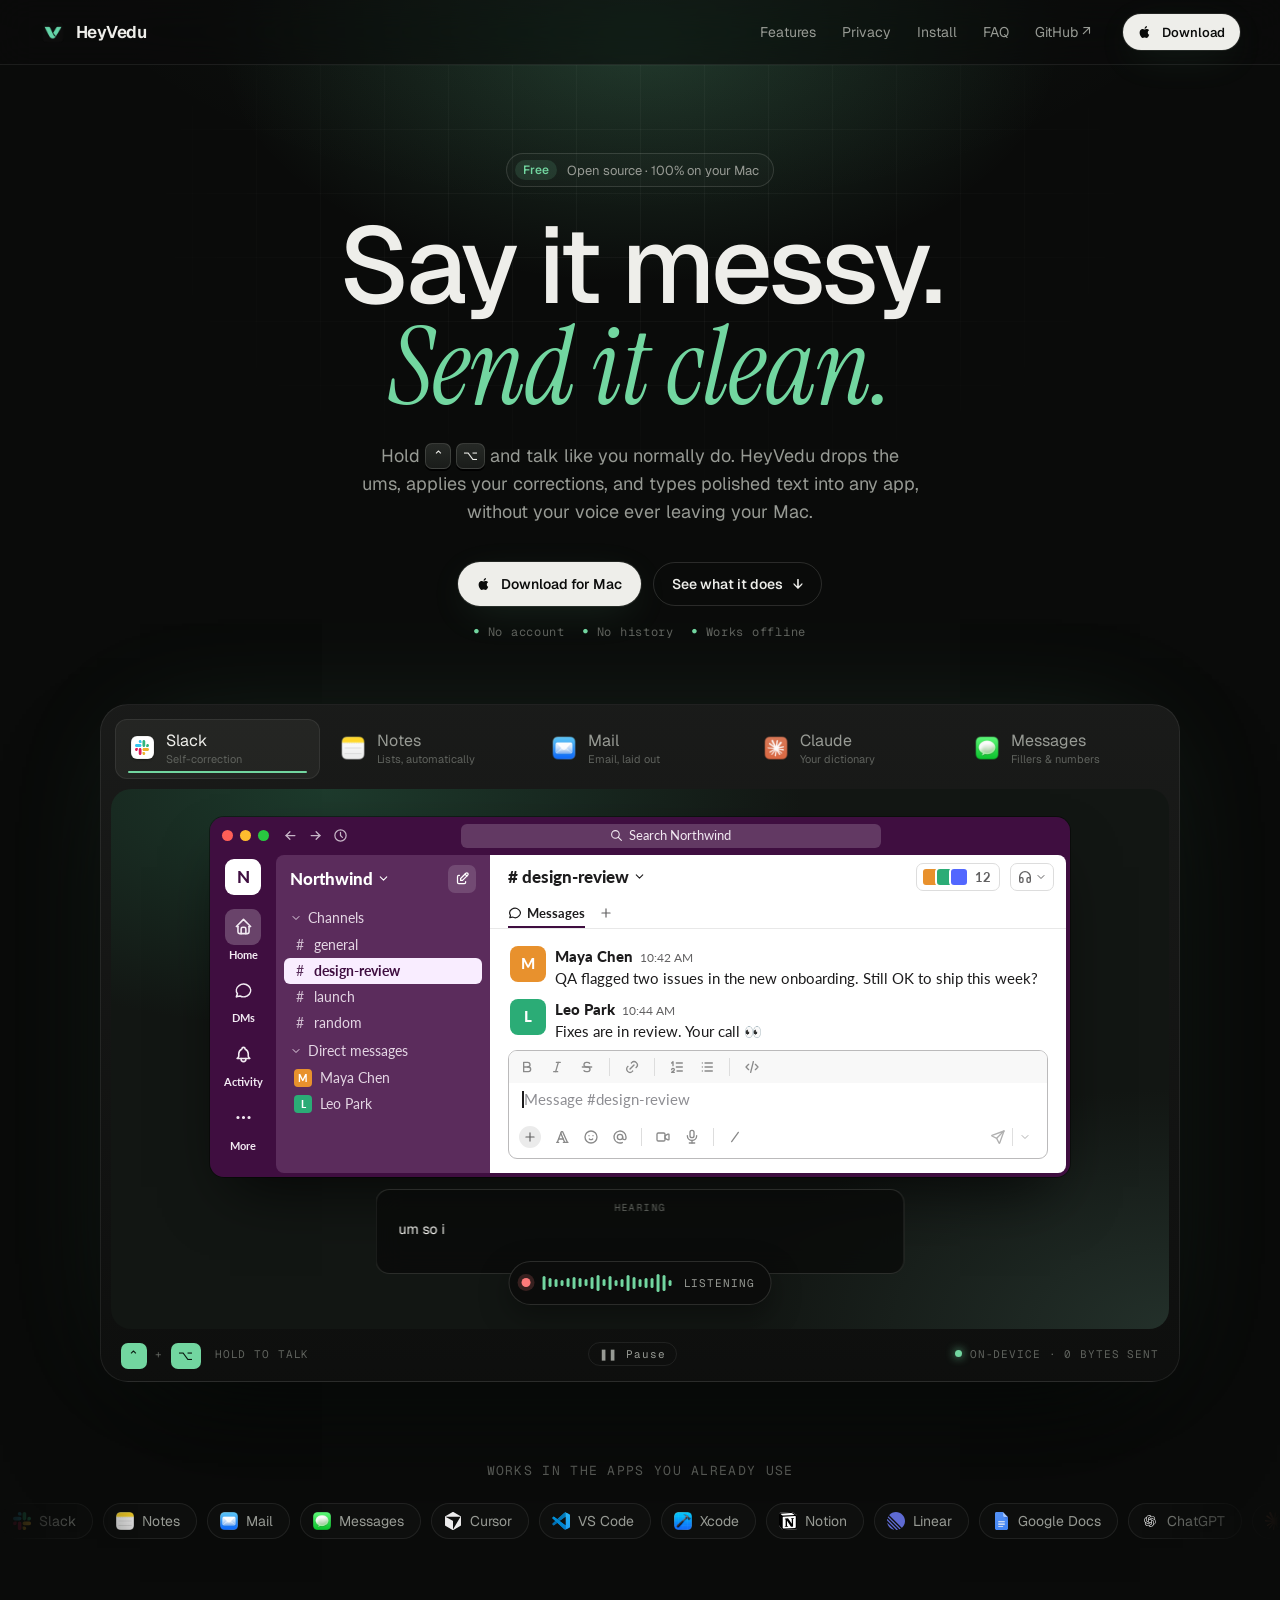
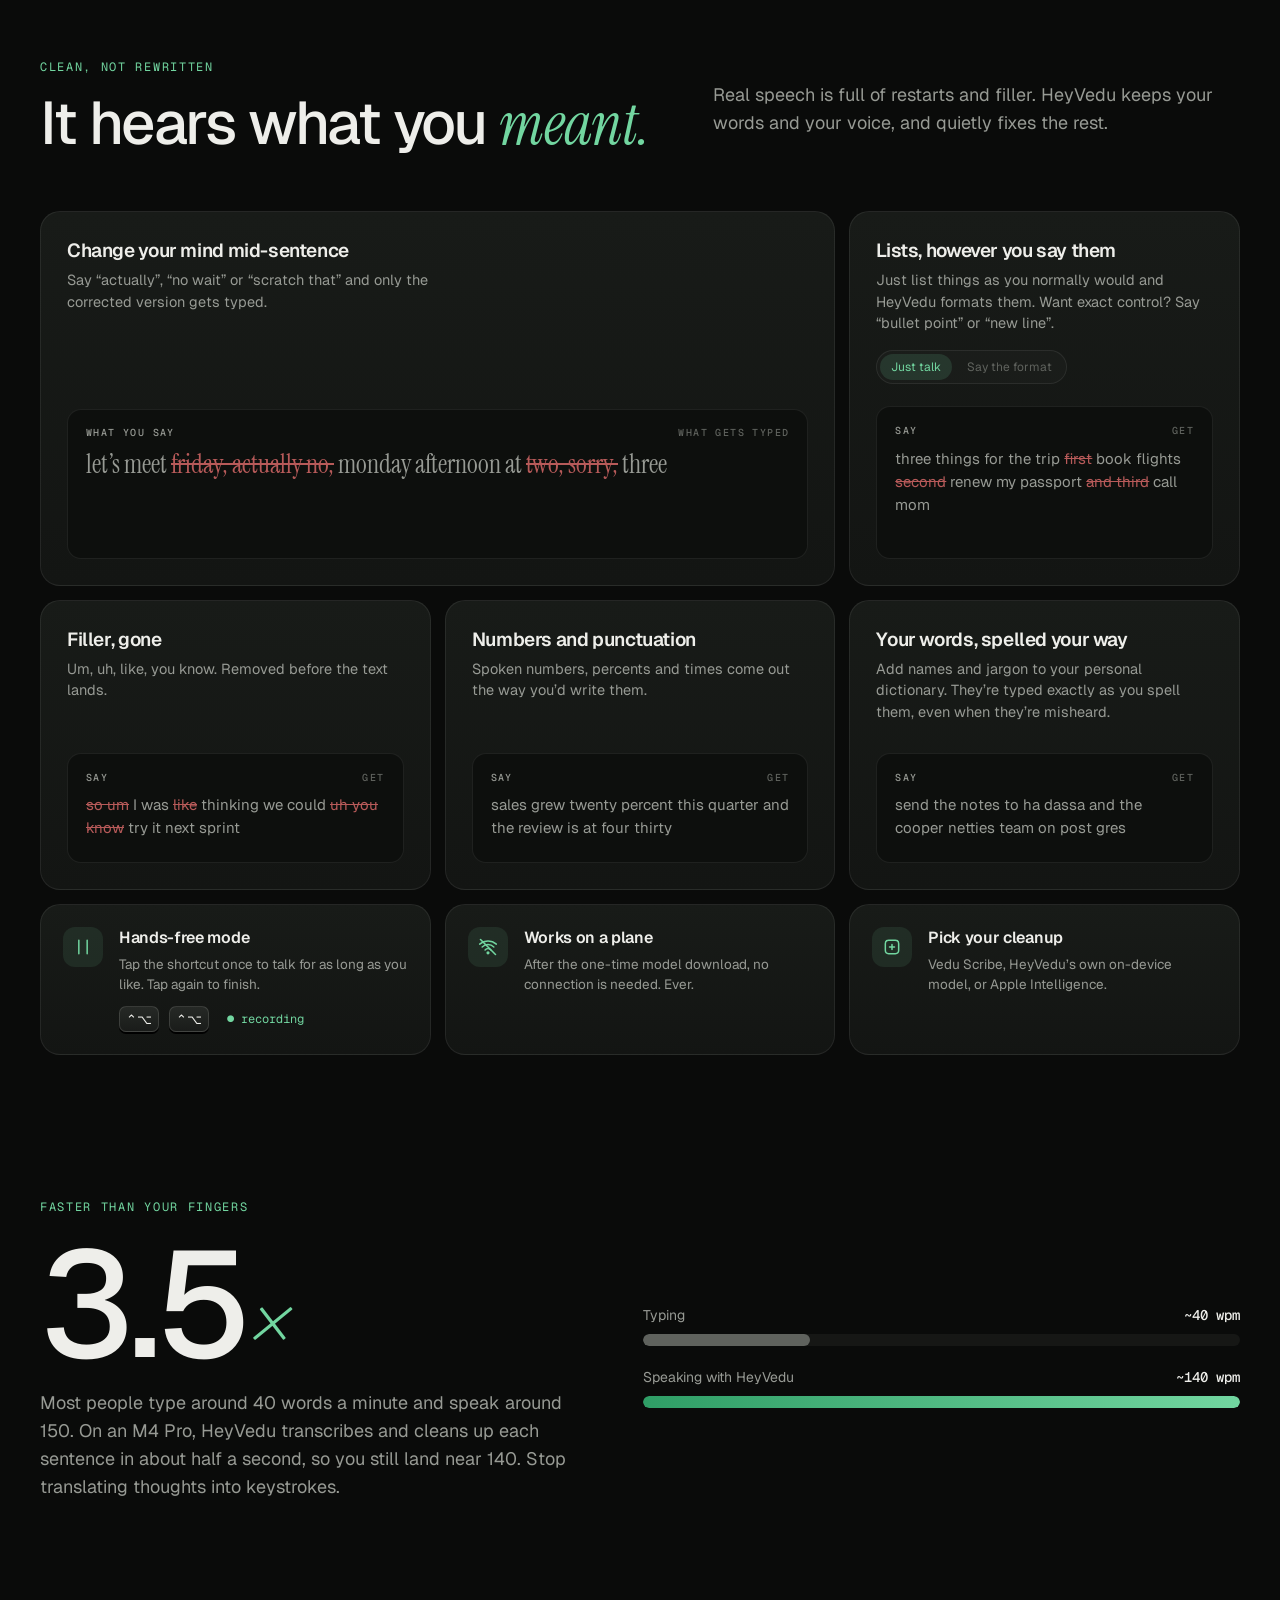
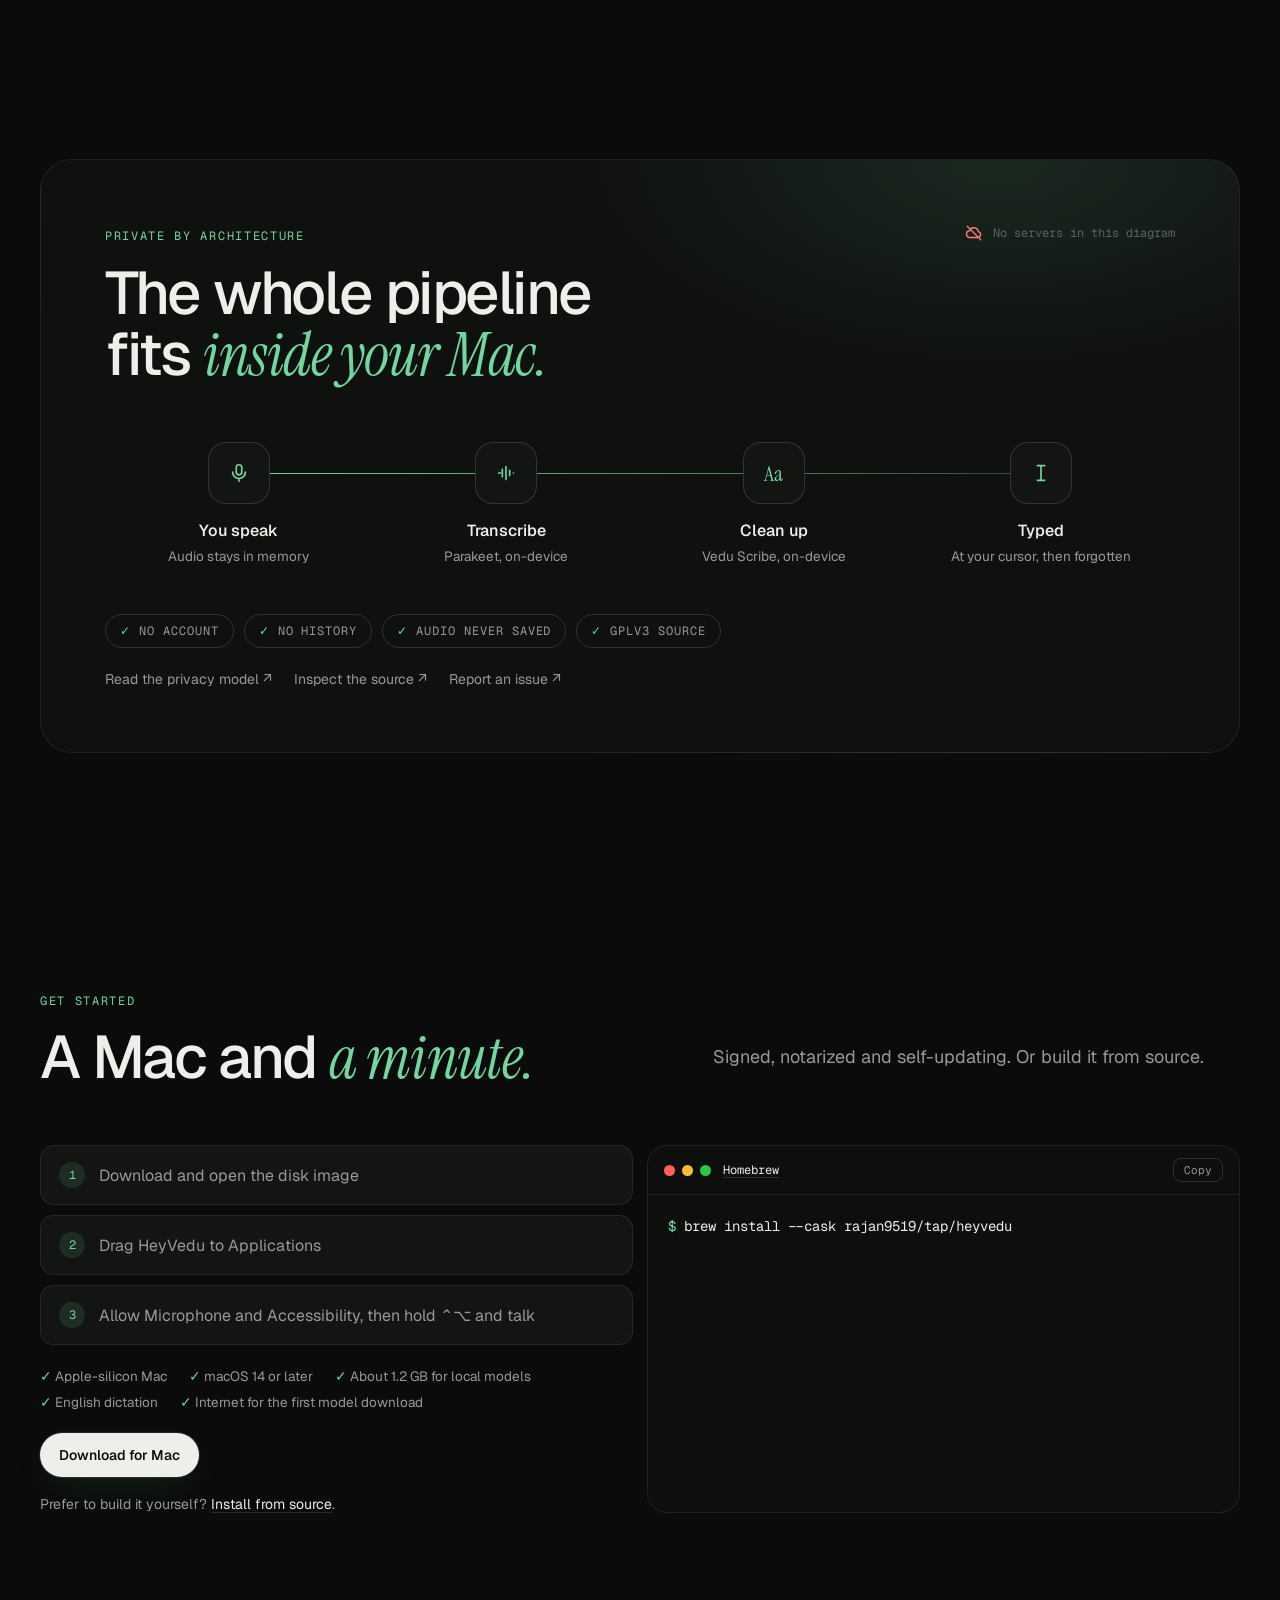
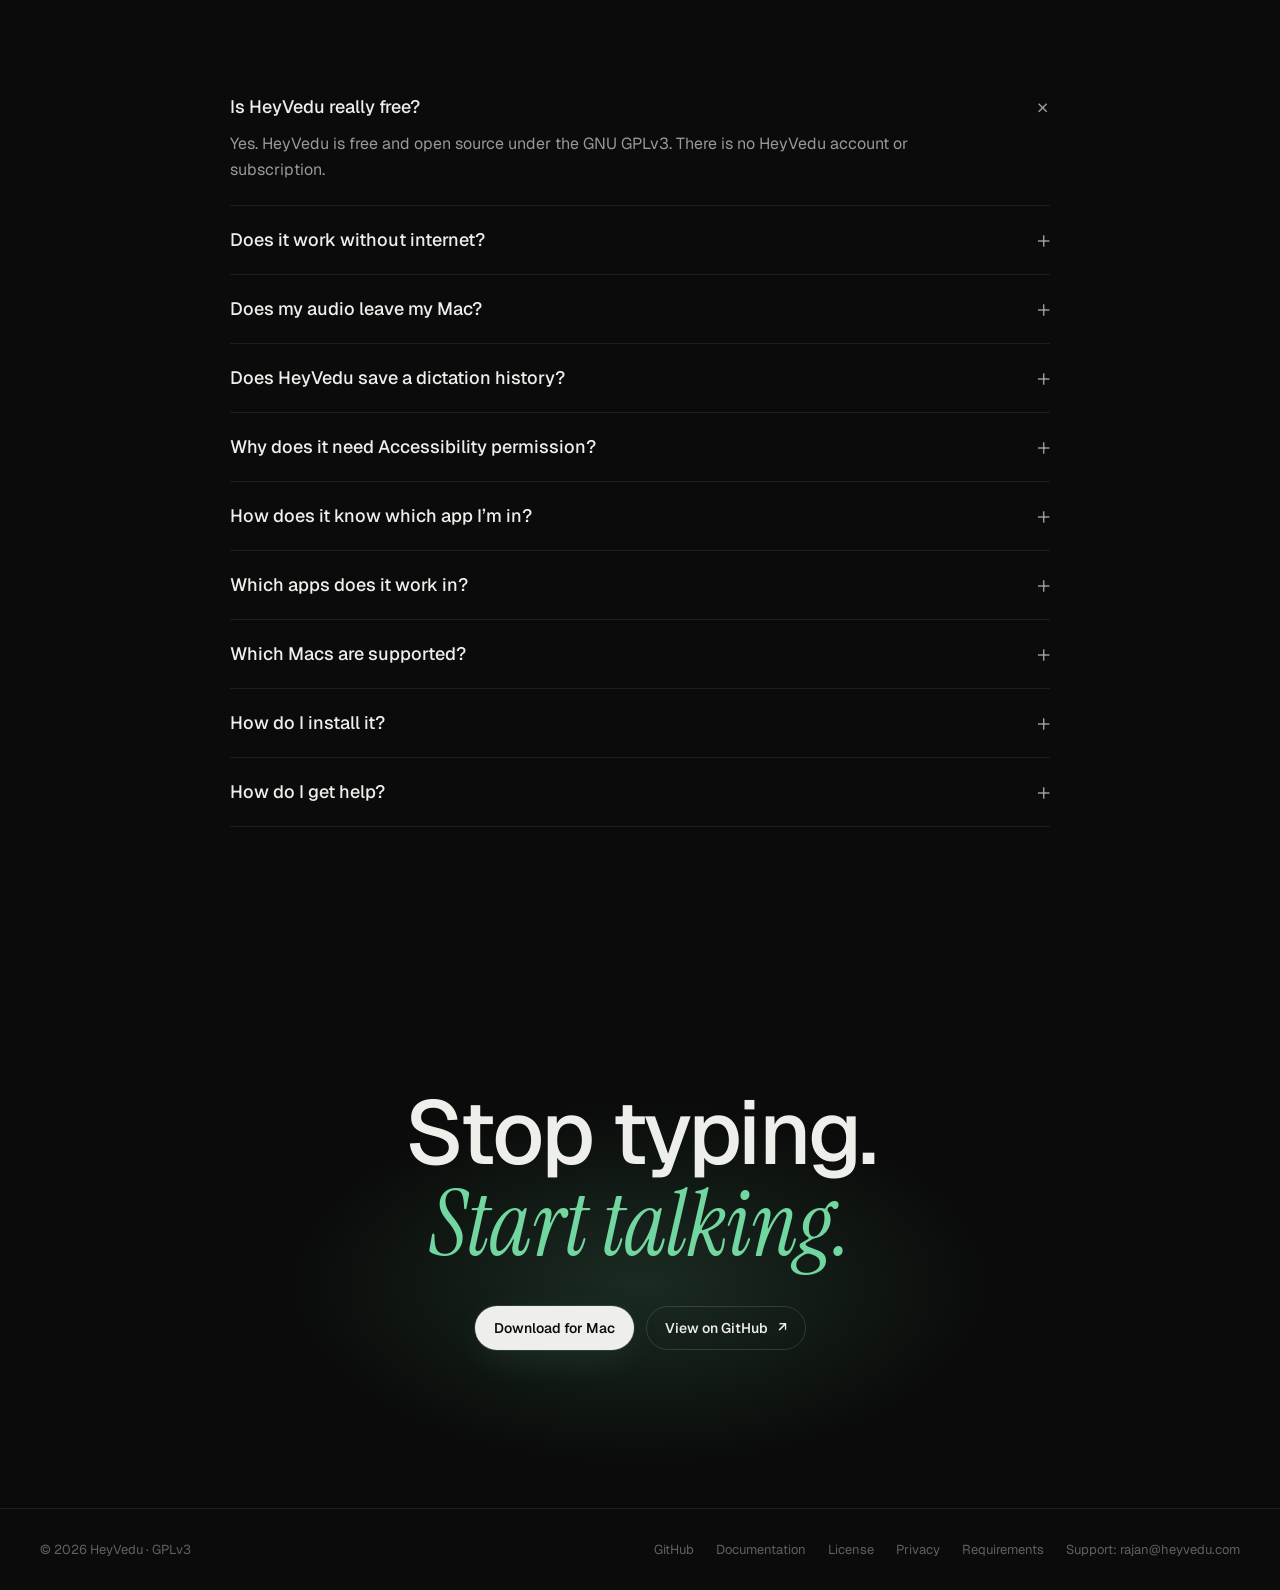
<file: index.html>
<!doctype html>
<html lang="en">
<head>
  <meta charset="utf-8">
  <meta name="viewport" content="width=device-width, initial-scale=1">
  <meta name="description" content="HeyVedu is free, open-source, on-device push-to-talk dictation for Apple-silicon Macs. Talk naturally; it removes filler, applies your corrections and types clean text into any app.">
  <meta name="theme-color" content="#0a0b0a">
  <meta name="color-scheme" content="dark">
  <meta property="og:title" content="HeyVedu: Private dictation for Mac">
  <meta property="og:description" content="Say it messy. Send it clean. Free, open-source dictation that runs entirely on your Mac.">
  <meta property="og:type" content="website">
  <meta property="og:url" content="https://heyvedu.com/">
  <title>HeyVedu: Private dictation for Mac</title>
  <link rel="icon" href="assets/brand/favicon.ico" sizes="any">
  <link rel="icon" href="assets/brand/favicon-32.png" type="image/png" sizes="32x32">
  <link rel="icon" href="assets/brand/favicon-16.png" type="image/png" sizes="16x16">
  <link rel="apple-touch-icon" href="assets/brand/apple-touch-icon.png">
  <link rel="preconnect" href="https://fonts.googleapis.com">
  <link rel="preconnect" href="https://fonts.gstatic.com" crossorigin>
  <link href="https://fonts.googleapis.com/css2?family=Geist:wght@300..800&family=Lato:wght@400;700;900&family=Geist+Mono:wght@400;500&family=Instrument+Serif:ital@0;1&display=swap" rel="stylesheet">
  <link rel="stylesheet" href="styles.css?v=20261010-claude">
  <script>
    !function(t,e){var o,n,p,r;e.__SV||(window.posthog=e,e._i=[],e.init=function(i,s,a){function g(t,e){var o=e.split(".");2==o.length&&(t=t[o[0]],e=o[1]),t[e]=function(){t.push([e].concat(Array.prototype.slice.call(arguments,0)))}}(p=t.createElement("script")).type="text/javascript",p.crossOrigin="anonymous",p.async=!0,p.src=s.api_host.replace(".i.posthog.com","-assets.i.posthog.com")+"/static/array.js",(r=t.getElementsByTagName("script")[0]).parentNode.insertBefore(p,r);var u=e;for(void 0!==a?u=e[a]=[]:a="posthog",u.people=u.people||[],u.toString=function(t){var e="posthog";return"posthog"!==a&&(e+="."+a),t||(e+=" (stub)"),e},u.people.toString=function(){return u.toString(1)+".people (stub)"},o="init capture register register_once unregister identify alias set_config reset opt_in_capturing opt_out_capturing has_opted_in_capturing has_opted_out_capturing get_distinct_id get_property".split(" "),n=0;n<o.length;n++)g(u,o[n]);e._i.push([i,s,a])},e.__SV=1)}(document,window.posthog||[]);
    if (!/^(localhost|127\.0\.0\.1)$/.test(location.hostname)) posthog.init('phc_mFoT4wtbg9XKKtHVTGvngb6vWNtAmM5xMPgu4KWY3LRJ', {
      api_host: 'https://us.i.posthog.com',
      persistence: 'localStorage',
      autocapture: false,
      capture_pageview: true,
      capture_pageleave: true,
      disable_session_recording: true,
      disable_surveys: true,
      enable_heatmaps: false,
      capture_dead_clicks: false,
      capture_exceptions: false,
      advanced_disable_feature_flags: true
    });
  </script>
  <script>document.documentElement.classList.add('js')</script>
  <script src="script.js?v=20261019-formats" defer></script>
</head>
<body>
<a class="skip-link" href="#main">Skip to content</a>

<header class="site-header">
<nav class="top" aria-label="Main navigation">
  <div class="wrap">
    <a class="brand" href="#top" aria-label="HeyVedu home"><img src="assets/brand/heyvedu-app-icon.png" alt="" width="26" height="26">HeyVedu</a>
    <div class="nav-links" id="nav-links">
      <a href="#features">Features</a>
      <a href="#privacy">Privacy</a>
      <a href="#install">Install</a>
      <a href="#faq">FAQ</a>
      <a href="https://github.com/rajan9519/heyvedu" target="_blank" rel="noreferrer">GitHub <span aria-hidden="true">↗</span></a>
    </div>
    <a class="btn primary sm" href="https://app.heyvedu.com/download"><svg class="apple" viewBox="0 0 16 16" fill="currentColor"><path d="M11.2 8.5c0-1.7 1.4-2.5 1.5-2.6-.8-1.2-2.1-1.3-2.5-1.4-1.1-.1-2.1.6-2.6.6-.6 0-1.4-.6-2.3-.6C4.1 4.5 3 5.2 2.4 6.3c-1.2 2.1-.3 5.2.9 6.9.6.8 1.2 1.8 2.1 1.7.9 0 1.2-.5 2.2-.5s1.3.5 2.2.5c.9 0 1.5-.8 2.1-1.7.7-1 .9-1.9.9-2-.1 0-1.6-.6-1.6-2.7zM9.5 3.4c.5-.6.8-1.4.7-2.2-.7 0-1.5.5-2 1.1-.4.5-.8 1.3-.7 2.1.8.1 1.5-.4 2-1z"/></svg>Download</a>
    <button class="menu-toggle" type="button" aria-expanded="false" aria-controls="nav-links"><span class="sr-only">Open menu</span><span></span><span></span></button>
  </div>
</nav>
</header>

<main id="main">
<section class="hero" id="top">
  <div class="wrap">
    <span class="pill"><b>Free</b> Open source · 100% on your Mac</span>
    <h1>Say it messy.<br><span class="it">Send it clean.</span></h1>
    <p class="lede">Hold <span class="kbd">⌃</span> <span class="kbd">⌥</span> and talk like you normally do. HeyVedu drops the ums, applies your corrections, and types polished text into any app, without your voice ever leaving your Mac.</p>
    <div class="cta">
      <a class="btn primary" href="https://app.heyvedu.com/download"><svg class="apple" viewBox="0 0 16 16" fill="currentColor"><path d="M11.2 8.5c0-1.7 1.4-2.5 1.5-2.6-.8-1.2-2.1-1.3-2.5-1.4-1.1-.1-2.1.6-2.6.6-.6 0-1.4-.6-2.3-.6C4.1 4.5 3 5.2 2.4 6.3c-1.2 2.1-.3 5.2.9 6.9.6.8 1.2 1.8 2.1 1.7.9 0 1.2-.5 2.2-.5s1.3.5 2.2.5c.9 0 1.5-.8 2.1-1.7.7-1 .9-1.9.9-2-.1 0-1.6-.6-1.6-2.7zM9.5 3.4c.5-.6.8-1.4.7-2.2-.7 0-1.5.5-2 1.1-.4.5-.8 1.3-.7 2.1.8.1 1.5-.4 2-1z"/></svg>Download for Mac</a>
      <a class="btn" href="#features">See what it does <span aria-hidden="true">↓</span></a>
    </div>
    <div class="meta"><span>No account</span><span>No history</span><span>Works offline</span></div>

    <span class="anchor" id="how"></span>
    <div class="stage" id="stage" role="region" aria-label="Animated demo of HeyVedu dictating into Slack, Notes, Mail, Claude and Messages">
      <div class="tabs" id="tabs" role="tablist"></div>
      <div class="desk">
        <div class="win" id="win"></div>
        <div class="caption" id="caption" aria-hidden="true"></div>
        <div class="hud idle" id="hud"><span class="dot"></span><span class="wave" id="wave"></span><span class="st" id="hudst">Listening</span></div>
      </div>
      <div class="stage-foot">
        <div class="keys" id="keys"><span class="kbd">⌃</span><span>+</span><span class="kbd">⌥</span><span style="margin-left:6px">Hold to talk</span></div>
        <button class="stage-ctl" id="pause" type="button" aria-pressed="false">❚❚ Pause</button>
        <div class="ondev">On-device · 0 bytes sent</div>
      </div>
    </div>
  </div>
</section>

<div class="works">
  <p>Works in the apps you already use</p>
  <div class="marquee"><div class="row" id="apps"></div></div>
</div>

<section id="features">
  <div class="wrap">
    <div class="sec-head reveal">
      <div><span class="eyebrow">Clean, not rewritten</span><h2>It hears what you <span class="it">meant.</span></h2></div>
      <p class="lede">Real speech is full of restarts and filler. HeyVedu keeps your words and your voice, and quietly fixes the rest.</p>
    </div>

    <div class="bento">
      <article class="card span2 big-morph reveal">
        <h3>Change your mind mid-sentence</h3>
        <p>Say “actually”, “no wait” or “scratch that” and only the corrected version gets typed.</p>
        <div class="demo"><div class="morph" data-loop>
          <div class="lbl"><b class="a">What you say</b><b class="b">What gets typed</b></div>
          <div class="raw">let’s meet <s>friday, actually no,</s> monday afternoon at <s>two, sorry,</s> three</div>
          <div class="clean">Let’s meet Monday afternoon at 3.</div>
        </div></div>
      </article>
      <article class="card reveal">
        <h3>Lists, however you say them</h3>
        <p>Just list things as you normally would and HeyVedu formats them. Want exact control? Say “bullet point” or “new line”.</p>
        <div class="modes" aria-hidden="true"><span class="on">Just talk</span><span>Say the format</span></div>
        <div class="demo"><div class="morph" data-loop>
          <div class="lbl"><b class="a">Say</b><b class="b">Get</b></div>
          <div class="v on">
            <div class="raw">three things for the trip <s>first</s> book flights <s>second</s> renew my passport <s>and third</s> call mom</div>
            <div class="clean">Three things for the trip:<ol><li>Book flights</li><li>Renew my passport</li><li>Call Mom</li></ol></div>
          </div>
          <div class="v">
            <div class="raw">to do <em>bullet point</em> book flights <em>bullet point</em> renew passport <em>bullet point</em> call mom</div>
            <div class="clean">To do:<ul><li>Book flights</li><li>Renew passport</li><li>Call Mom</li></ul></div>
          </div>
        </div></div>
      </article>
      <article class="card reveal">
        <h3>Filler, gone</h3>
        <p>Um, uh, like, you know. Removed before the text lands.</p>
        <div class="demo"><div class="morph" data-loop>
          <div class="lbl"><b class="a">Say</b><b class="b">Get</b></div>
          <div class="raw"><s>so um</s> I was <s>like</s> thinking we could <s>uh you know</s> try it next sprint</div>
          <div class="clean">I was thinking we could try it next sprint.</div>
        </div></div>
      </article>
      <article class="card reveal">
        <h3>Numbers and punctuation</h3>
        <p>Spoken numbers, percents and times come out the way you’d write them.</p>
        <div class="demo"><div class="morph" data-loop>
          <div class="lbl"><b class="a">Say</b><b class="b">Get</b></div>
          <div class="raw">sales grew twenty percent this quarter and the review is at four thirty</div>
          <div class="clean">Sales grew 20% this quarter, and the review is at 4:30.</div>
        </div></div>
      </article>
      <article class="card reveal">
        <h3>Your words, spelled your way</h3>
        <p>Add names and jargon to your personal dictionary. They’re typed exactly as you spell them, even when they’re misheard.</p>
        <div class="demo"><div class="morph" data-loop>
          <div class="lbl"><b class="a">Say</b><b class="b">Get</b></div>
          <div class="raw">send the notes to ha dassa and the cooper netties team on post gres</div>
          <div class="clean">Send the notes to <mark class="dict">Hadassah</mark> and the <mark class="dict">Kubernetes</mark> team on <mark class="dict">Postgres</mark>.</div>
        </div></div>
      </article>
    </div>

    <div class="mini">
      <article class="card reveal">
        <div class="ico"><svg width="20" height="20" viewBox="0 0 24 24" fill="none" stroke="currentColor" stroke-width="1.8" stroke-linecap="round"><path d="M7 4v16M17 4v16"/></svg></div>
        <div><h3>Hands-free mode</h3><p>Tap the shortcut once to talk for as long as you like. Tap again to finish.</p>
          <div class="handsfree" style="margin-top:12px"><span class="kbd tap">⌃⌥</span><span class="kbd tap">⌃⌥</span><span class="ring">● recording</span></div></div>
      </article>
      <article class="card reveal">
        <div class="ico"><svg width="20" height="20" viewBox="0 0 24 24" fill="none" stroke="currentColor" stroke-width="1.8" stroke-linecap="round"><path d="M2 8.5a15 15 0 0 1 20 0M5 12a10 10 0 0 1 14 0M8.5 15.5a5 5 0 0 1 7 0"/><circle cx="12" cy="19" r="1"/><path d="M3 3l18 18"/></svg></div>
        <div><h3>Works on a plane</h3><p>After the one-time model download, no connection is needed. Ever.</p></div>
      </article>
      <article class="card reveal">
        <div class="ico"><svg width="20" height="20" viewBox="0 0 24 24" fill="none" stroke="currentColor" stroke-width="1.8" stroke-linecap="round"><rect x="4" y="4" width="16" height="16" rx="4"/><path d="M9 12h6M12 9v6"/></svg></div>
        <div><h3>Pick your cleanup</h3><p>Vedu Scribe, HeyVedu’s own on-device model, or Apple Intelligence.</p></div>
      </article>
    </div>
  </div>
</section>

<section style="padding-top:20px">
  <div class="wrap speed reveal">
    <div>
      <span class="eyebrow">Faster than your fingers</span>
      <div class="stat" style="margin-top:20px">3.5<span class="it">×</span></div>
      <p class="lede">Most people type around 40 words a minute and speak around 150. On an M4 Pro, HeyVedu transcribes and cleans up each sentence in about half a second, so you still land near 140. Stop translating thoughts into keystrokes.</p>
    </div>
    <div class="race" id="race">
      <div class="lane t"><div class="top"><span>Typing</span><b>~40 wpm</b></div><div class="track"><i></i></div></div>
      <div class="lane v"><div class="top"><span>Speaking with HeyVedu</span><b>~140 wpm</b></div><div class="track"><i></i></div></div>
    </div>
  </div>
</section>

<section id="privacy">
  <div class="wrap">
    <div class="privacy reveal">
      <div class="nocloud"><svg width="18" height="18" viewBox="0 0 24 24" fill="none" stroke="currentColor" stroke-width="1.8" stroke-linecap="round"><path d="M7 18h10a4 4 0 0 0 .7-7.9A6 6 0 0 0 6.1 9 4.5 4.5 0 0 0 7 18z"/><path d="M3 3l18 18"/></svg>No servers in this diagram</div>
      <span class="eyebrow">Private by architecture</span>
      <h2 style="margin-top:18px">The whole pipeline<br>fits <span class="it">inside your Mac.</span></h2>
      <div class="flow">
        <div class="node"><div class="ico"><svg width="22" height="22" viewBox="0 0 24 24" fill="none" stroke="currentColor" stroke-width="1.8" stroke-linecap="round"><rect x="9" y="3" width="6" height="11" rx="3"/><path d="M5 11a7 7 0 0 0 14 0M12 18v3"/></svg></div><b>You speak</b><span>Audio stays in memory</span></div>
        <div class="node"><div class="ico"><svg width="22" height="22" viewBox="0 0 24 24" fill="none" stroke="currentColor" stroke-width="1.8" stroke-linecap="round"><path d="M4 12h2M8 8v8M12 5v14M16 9v6M20 12h0"/></svg></div><b>Transcribe</b><span>Parakeet, on-device</span></div>
        <div class="node"><div class="ico" style="font-family:var(--serif);font-size:22px">Aa</div><b>Clean up</b><span>Vedu Scribe, on-device</span></div>
        <div class="node"><div class="ico"><svg width="22" height="22" viewBox="0 0 24 24" fill="none" stroke="currentColor" stroke-width="1.8" stroke-linecap="round"><path d="M12 4v16M8 4h8M8 20h8"/></svg></div><b>Typed</b><span>At your cursor, then forgotten</span></div>
      </div>
      <div class="badges"><span>No account</span><span>No history</span><span>Audio never saved</span><span>GPLv3 source</span></div>
      <div class="oss-links"><a href="https://github.com/rajan9519/heyvedu#privacy" target="_blank" rel="noreferrer">Read the privacy model ↗</a><a href="https://github.com/rajan9519/heyvedu" target="_blank" rel="noreferrer">Inspect the source ↗</a><a href="https://github.com/rajan9519/heyvedu/issues" target="_blank" rel="noreferrer">Report an issue ↗</a></div>
    </div>
  </div>
</section>

<section id="install">
  <div class="wrap">
    <div class="sec-head reveal">
      <div><span class="eyebrow">Get started</span><h2>A Mac and <span class="it">a minute.</span></h2></div>
      <p class="lede">Signed, notarized and self-updating. Or build it from source.</p>
    </div>
    <div class="install reveal">
      <div>
        <ol class="steps">
          <li>Download and open the disk image</li>
          <li>Drag HeyVedu to Applications</li>
          <li>Allow Microphone and Accessibility, then hold ⌃⌥ and talk</li>
        </ol>
        <div class="req" id="requirements"><span>Apple-silicon Mac</span><span>macOS 14 or later</span><span>About 1.2 GB for local models</span><span>English dictation</span><span>Internet for the first model download</span></div>
        <a class="btn primary" href="https://app.heyvedu.com/download">Download for Mac</a>
        <p class="install-note">Prefer to build it yourself? <a href="https://github.com/rajan9519/heyvedu#install-from-source">Install from source</a>.</p>
      </div>
      <div class="term">
        <div class="h"><span class="lights"><i></i><i></i><i></i></span><a href="https://brew.sh" target="_blank" rel="noreferrer">Homebrew</a><button class="copy" id="copy" type="button">Copy</button></div>
        <pre><span class="p">$</span> brew install --cask rajan9519/tap/heyvedu</pre>
      </div>
    </div>
  </div>
</section>

<section id="faq" style="padding-top:40px">
  <div class="wrap">
    <div class="faq reveal">
      <h2 class="sr-only">Questions, answered</h2>
      <details open><summary>Is HeyVedu really free?</summary><p>Yes. HeyVedu is free and open source under the GNU GPLv3. There is no HeyVedu account or subscription.</p></details>
      <details><summary>Does it work without internet?</summary><p>Yes, after the first model downloads. Speech recognition and cleanup run entirely on your Mac.</p></details>
      <details><summary>Does my audio leave my Mac?</summary><p>No. Recorded audio stays in memory, is never written to disk, and is transcribed on-device.</p></details>
      <details><summary>Does HeyVedu save a dictation history?</summary><p>No. HeyVedu does not store a dictation history. Debug builds log timing and errors, but not audio, transcripts, or typed keys.</p></details>
      <details><summary>Why does it need Accessibility permission?</summary><p>Accessibility access lets HeyVedu observe your push-to-talk shortcut and paste the finished text at your current cursor. Your clipboard is restored afterwards.</p></details>
      <details><summary>How does it know which app I’m in?</summary><p>When you press the shortcut, HeyVedu checks the frontmost app and, in a browser, the site’s domain, so it can pick the format and tone. That check happens on your Mac and isn’t saved or sent anywhere.</p></details>
      <details><summary>Which apps does it work in?</summary><p>Almost anything that accepts pasted text: chat, email, notes, documents, code editors, AI chats and terminals.</p></details>
      <details><summary>Which Macs are supported?</summary><p>HeyVedu requires an Apple-silicon Mac running macOS 14 or later. Dictation is currently English-only.</p></details>
      <details><summary>How do I install it?</summary><p><a href="https://app.heyvedu.com/download">Download the disk image</a>, open it, and drag HeyVedu to Applications. The app is signed and notarized by Apple and updates itself. You can also install it with Homebrew or <a href="https://github.com/rajan9519/heyvedu#install-from-source">build it from source</a> with Xcode.</p></details>
      <details><summary>How do I get help?</summary><p>Email <a href="mailto:rajan@heyvedu.com">rajan@heyvedu.com</a> for support, or <a href="https://github.com/rajan9519/heyvedu/issues" target="_blank" rel="noreferrer">report an issue on GitHub</a>.</p></details>
    </div>
  </div>
</section>

<div class="final">
  <div class="wrap reveal">
    <h2>Stop typing.<br><span class="it">Start talking.</span></h2>
    <div class="cta"><a class="btn primary" href="https://app.heyvedu.com/download">Download for Mac</a><a class="btn" href="https://github.com/rajan9519/heyvedu" target="_blank" rel="noreferrer">View on GitHub <span aria-hidden="true">↗</span></a></div>
  </div>
</div>

</main>

<footer><div class="wrap"><span>© 2026 HeyVedu · GPLv3</span><nav aria-label="Footer navigation"><a href="https://github.com/rajan9519/heyvedu">GitHub</a><a href="https://github.com/rajan9519/heyvedu#readme">Documentation</a><a href="https://github.com/rajan9519/heyvedu/blob/main/LICENSE">License</a><a href="#privacy">Privacy</a><a href="#requirements">Requirements</a><a href="mailto:rajan@heyvedu.com">Support: rajan@heyvedu.com</a></nav></div></footer>
</body>
</html>
</file>
<file: styles.css>
/* HeyVedu website. Theme: Midnight Mint. */
:root {
  --bg: #0a0b0a;
  --bg-2: #0f110f;
  --card: #131513;
  --card-2: #181b18;
  --line: color-mix(in srgb, var(--text) 8%, transparent);
  --line-2: color-mix(in srgb, var(--text) 14%, transparent);
  --text: #eeeeea;
  --muted: #979a94;
  --faint: #5f625d;
  --green: #72d6a0;
  --green-deep: #2f9e66;
  --green-glow: color-mix(in srgb, var(--green) 18%, transparent);
  --red: #ff7a7a;
  --amber: #f3c46b;
  --sans: "Geist", -apple-system, BlinkMacSystemFont, "SF Pro Text", sans-serif;
  --serif: "Instrument Serif", "Iowan Old Style", Georgia, serif;
  --mono: "Geist Mono", "SFMono-Regular", ui-monospace, monospace;
  --r: 20px;
  --display: var(--sans);
  --display-weight: 500;
  --display-track: -.035em;
  --accent-font: var(--serif);
  --accent-style: italic;
  --accent-weight: 400;
  --accent-track: -.01em;
  --btn: #eeeeea; --btn-fg: #0a0b0a;
  --kbd-1: #262926; --kbd-2: #1a1c1a; --kbd-shadow: #000;
  --on-accent: #07150d;
  --surface: #0d0f0d;
  --hud: #0b0c0b;
  --shadow: rgba(0,0,0,.9);
  --desk: radial-gradient(800px 400px at 20% 0%, #1d3a2c, transparent 60%), radial-gradient(700px 400px at 100% 100%, #23302a, transparent 60%), #121613;
  color-scheme: dark;
}
* { box-sizing: border-box; }
html { scroll-behavior: smooth; }
body { margin: 0; background: var(--bg); color: var(--text); font-family: var(--sans); -webkit-font-smoothing: antialiased; overflow-x: hidden; }
a { color: inherit; text-decoration: none; }
button { font: inherit; color: inherit; cursor: pointer; }
.wrap { width: min(1200px, 100% - 32px); margin: 0 auto; }
.eyebrow { font-family: var(--mono); font-size: 12px; letter-spacing: .14em; text-transform: uppercase; color: var(--green); }
h1, h2, .stat { font-family: var(--display); font-weight: var(--display-weight); letter-spacing: var(--display-track); margin: 0; }
h2 { font-size: clamp(36px, 5vw, 60px); line-height: 1.02; }
.it { font-family: var(--accent-font); font-style: var(--accent-style); font-weight: var(--accent-weight); letter-spacing: var(--accent-track); color: var(--green); }
.lede { color: var(--muted); font-size: 18px; line-height: 1.55; max-width: 560px; }

/* Nav */
nav.top { position: sticky; top: 0; z-index: 50; backdrop-filter: blur(18px) saturate(1.4); background: color-mix(in srgb, var(--bg) 60%, transparent); border-bottom: 1px solid var(--line); }
nav.top .wrap { display: flex; align-items: center; height: 64px; gap: 32px; }
.brand { display: flex; align-items: center; gap: 10px; font-weight: 650; font-size: 17px; letter-spacing: -.03em; }
.brand img { width: 26px; height: 26px; border-radius: 7px; }
.nav-links { display: flex; gap: 26px; font-size: 14px; color: var(--muted); margin-left: auto; }
.nav-links a:hover { color: var(--text); }
.btn { display: inline-flex; align-items: center; gap: 10px; height: 44px; padding: 0 18px; border-radius: 999px; font-size: 14px; font-weight: 550; border: 1px solid var(--line-2); background: transparent; transition: transform .2s, background .2s, box-shadow .2s; white-space: nowrap; }
.btn:hover { transform: translateY(-1px); }
.btn.primary { background: var(--btn); color: var(--btn-fg); border-color: transparent; box-shadow: 0 0 0 1px color-mix(in srgb, var(--text) 10%, transparent), 0 10px 40px -10px var(--green-glow); }
.btn.primary:hover { filter: brightness(1.12); }
.btn.sm { height: 36px; padding: 0 14px; font-size: 13px; }
.btn .apple { width: 14px; height: 14px; }

/* Hero */
.hero { position: relative; padding: 88px 0 40px; text-align: center; }
.hero::before { content: ""; position: absolute; inset: -200px 0 auto; height: 900px; background: radial-gradient(600px 340px at 50% 20%, color-mix(in srgb, var(--green) 20%, transparent), transparent 70%), radial-gradient(900px 500px at 50% 0%, color-mix(in srgb, var(--green) 7%, transparent), transparent 70%); pointer-events: none; z-index: -1; }
.hero::after { content: ""; position: absolute; inset: 0; background-image: linear-gradient(var(--line) 1px, transparent 1px), linear-gradient(90deg, var(--line) 1px, transparent 1px); background-size: 64px 64px; mask-image: radial-gradient(700px 420px at 50% 10%, #000 20%, transparent 75%); opacity: .5; pointer-events: none; z-index: -1; }
.pill { display: inline-flex; align-items: center; gap: 10px; padding: 6px 14px 6px 8px; border: 1px solid var(--line-2); border-radius: 999px; font-size: 13px; color: var(--muted); background: color-mix(in srgb, var(--text) 2%, transparent); }
.pill b { font-weight: 550; color: var(--text); padding: 2px 8px; border-radius: 999px; background: color-mix(in srgb, var(--green) 14%, transparent); color: var(--green); font-size: 12px; }
.hero h1 { font-size: clamp(52px, 8.4vw, 112px); line-height: .94; margin: 28px auto 24px; max-width: 980px; }
.hero .lede { margin: 0 auto; text-align: center; }
.kbd { display: inline-flex; align-items: center; justify-content: center; min-width: 26px; height: 26px; padding: 0 6px; border-radius: 7px; font-family: var(--mono); font-size: 13px; color: var(--text); background: linear-gradient(var(--kbd-1), var(--kbd-2)); border: 1px solid var(--line-2); box-shadow: 0 2px 0 var(--kbd-shadow); vertical-align: 2px; }
.cta { display: flex; gap: 12px; justify-content: center; margin: 36px 0 18px; flex-wrap: wrap; }
.meta { font-family: var(--mono); font-size: 12px; color: var(--faint); letter-spacing: .06em; display: flex; gap: 18px; justify-content: center; flex-wrap: wrap; }
.meta span::before { content: "●"; color: var(--green); margin-right: 8px; font-size: 8px; vertical-align: 2px; }

/* Demo stage */
.stage { margin: 64px auto 0; max-width: 1080px; border-radius: 28px; padding: 10px; background: linear-gradient(180deg, color-mix(in srgb, var(--text) 7%, transparent), color-mix(in srgb, var(--text) 2%, transparent)); border: 1px solid var(--line); box-shadow: 0 60px 120px -40px var(--shadow), 0 0 120px -40px var(--green-glow); text-align: left; }
.tabs { display: flex; gap: 6px; padding: 4px 4px 10px; overflow-x: auto; scrollbar-width: none; }
.tab { position: relative; flex: 1; min-width: 136px; display: flex; align-items: center; gap: 10px; padding: 10px 12px 12px; border-radius: 12px; border: 1px solid transparent; background: transparent; text-align: left; color: var(--muted); overflow: hidden; transition: background .2s, color .2s; }
.tab:hover { color: var(--text); }
.tab.on { background: color-mix(in srgb, var(--text) 5%, transparent); border-color: var(--line); color: var(--text); }
.tab .ic { width: 28px; height: 28px; display: grid; place-items: center; flex: none; }
.tab .ic img { width: 100%; height: 100%; object-fit: contain; }
.tab .ic.tile { width: 23px; height: 23px; margin: 0 2.5px; border-radius: 6px; box-shadow: 0 1px 2px rgba(0,0,0,.35), inset 0 0 0 .5px rgba(0,0,0,.12); }
.tab .ic.tile img { width: 64%; height: 64%; }
.tab small { display: block; font-size: 11px; color: var(--faint); margin-top: 1px; }
.tab .bar { position: absolute; left: 12px; right: 12px; bottom: 5px; height: 2px; border-radius: 2px; background: var(--line); overflow: hidden; opacity: 0; }
.tab.on .bar { opacity: 1; }
.tab .bar i { display: block; height: 100%; width: 0; background: var(--green); }
.desk { position: relative; height: 540px; border-radius: 20px; overflow: hidden; background: var(--desk); }
.win { position: absolute; left: 50%; top: 28px; transform: translateX(-50%); width: min(860px, calc(100% - 32px)); height: 360px; border-radius: 14px; overflow: hidden; box-shadow: 0 30px 60px -20px rgba(0,0,0,.7), 0 0 0 1px rgba(0,0,0,.4); transition: opacity .35s, transform .35s; }
.win.swap { opacity: 0; transform: translateX(-50%) translateY(10px) scale(.985); }
.lights { display: flex; gap: 7px; }
.lights i { width: 11px; height: 11px; border-radius: 50%; background: #ff5f57; }
.lights i:nth-child(2) { background: #febc2e; } .lights i:nth-child(3) { background: #28c840; }

/* Live caption + HUD */
.caption { position: absolute; left: 50%; top: 400px; transform: translateX(-50%) translateY(8px); max-width: min(640px, calc(100% - 40px)); padding: 10px 16px; border-radius: 14px; background: color-mix(in srgb, var(--bg) 78%, transparent); backdrop-filter: blur(14px); border: 1px solid var(--line-2); font-size: 14px; line-height: 1.55; color: var(--text); opacity: 0; transition: opacity .3s, transform .3s; text-align: center; }
.caption.show { opacity: 1; transform: translateX(-50%) translateY(0); }
.caption .lbl { display: block; font-family: var(--mono); font-size: 10px; letter-spacing: .14em; color: var(--faint); text-transform: uppercase; margin-bottom: 4px; }
.w { display: inline; opacity: 0; transition: opacity .18s, color .3s; }
.w.in { opacity: 1; }
.w.f, .w.x { position: relative; }
.w.c { color: var(--amber); font-family: var(--mono); font-size: 12px; }
.w.d { text-decoration: underline dotted color-mix(in srgb, var(--green) 70%, transparent); text-underline-offset: 4px; }
.caption.clean .w.f, .caption.clean .w.x { color: var(--red); text-decoration: line-through; text-decoration-thickness: 1.5px; opacity: .65; }
.caption.clean .w.c { opacity: .5; }
.hud { position: absolute; left: 50%; bottom: 24px; transform: translateX(-50%); display: flex; align-items: center; gap: 12px; height: 44px; padding: 0 16px 0 12px; border-radius: 999px; background: var(--hud); border: 1px solid var(--line-2); box-shadow: 0 10px 30px rgba(0,0,0,.35); font-size: 13px; color: var(--muted); min-width: 220px; transition: opacity .3s, transform .3s; }
.hud.idle { opacity: 0; transform: translateX(-50%) translateY(14px); }
.hud .dot { width: 9px; height: 9px; border-radius: 50%; background: var(--red); box-shadow: 0 0 0 4px rgba(255,122,122,.18); }
.hud.cleaning .dot { background: var(--green); box-shadow: 0 0 0 4px var(--green-glow); animation: pulse 1s infinite; }
.wave { display: flex; align-items: center; gap: 3px; height: 22px; flex: 1; }
.wave i { width: 3px; border-radius: 3px; background: var(--green); height: 4px; transition: height .12s; }
.hud .st { font-family: var(--mono); font-size: 11px; letter-spacing: .08em; text-transform: uppercase; margin-left: auto; }
@keyframes pulse { 50% { opacity: .4; } }
.stage-foot { display: flex; align-items: center; justify-content: space-between; gap: 16px; padding: 12px 10px 4px; font-family: var(--mono); font-size: 11px; color: var(--faint); letter-spacing: .08em; text-transform: uppercase; flex-wrap: wrap; }
.keys { display: flex; align-items: center; gap: 8px; }
.keys .kbd { transition: transform .1s, background .2s, color .2s; }
.keys.down .kbd { transform: translateY(2px); box-shadow: none; background: var(--green); color: var(--on-accent); border-color: transparent; }
.ondev { display: flex; align-items: center; gap: 8px; }
.ondev::before { content: ""; width: 7px; height: 7px; border-radius: 50%; background: var(--green); box-shadow: 0 0 10px var(--green); }
.stage-ctl { background: none; border: 1px solid var(--line); border-radius: 999px; padding: 4px 10px; font-family: var(--mono); font-size: 11px; color: var(--muted); letter-spacing: .08em; }

/* App skins: modelled on the real macOS apps */
.app { --sf: -apple-system, BlinkMacSystemFont, "SF Pro Text", "Helvetica Neue", sans-serif; display: flex; height: 100%; font: 13px/1.4 var(--sf); color: #1d1d1f; background: #fff; letter-spacing: 0; text-align: left; }
.app .i { width: 16px; height: 16px; flex: none; stroke-width: 1.7; }
.app .sp { flex: 1; }
.app .ph { color: #8e8e93; pointer-events: none; }
.app .ins:not(:empty) ~ .ph { display: none; }
.ins { white-space: normal; }
.caret { display: inline-block; width: 1.5px; height: 1.15em; vertical-align: -3px; background: currentColor; margin-left: 1px; animation: blink 1s steps(1) infinite; }
@keyframes blink { 50% { opacity: 0; } }
.pasted { animation: flash 1.2s ease-out; border-radius: 4px; }
@keyframes flash { 0% { background: color-mix(in srgb, var(--green) 45%, transparent); } 100% { background: transparent; } }
mark.dict { background: none; color: inherit; border-bottom: 2px solid var(--green); }

/* Slack */
.slack { flex-direction: column; background: #3f0e40; font-family: Lato, var(--sf); font-size: 14px; color: #1d1c1d; }
.slack .top { height: 38px; flex: none; display: flex; align-items: center; gap: 14px; padding: 0 12px; color: #e8dfe8; }
.slack .top .nav { display: flex; gap: 10px; width: 120px; opacity: .8; }
.slack .top .nav .i { width: 15px; height: 15px; }
.slack .top .search { flex: 1; max-width: 420px; margin: 0 auto; height: 24px; border-radius: 6px; background: rgba(255,255,255,.18); display: flex; align-items: center; justify-content: center; gap: 6px; font-size: 12.5px; color: #f2eaf2; }
.slack .top .search .i { width: 13px; height: 13px; }
.slack .body { flex: 1; display: flex; min-height: 0; padding: 0 4px 4px 0; }
.slack .rail { width: 66px; flex: none; display: flex; flex-direction: column; align-items: center; gap: 10px; padding-top: 4px; color: #f2eaf2; font-size: 10.5px; font-weight: 700; }
.slack .wsi { width: 36px; height: 36px; border-radius: 9px; background: #fff; color: #3f0e40; display: grid; place-items: center; font-weight: 900; font-size: 17px; margin-bottom: 4px; }
.slack .ri { display: flex; flex-direction: column; align-items: center; gap: 3px; }
.slack .ri span { width: 36px; height: 36px; border-radius: 9px; display: grid; place-items: center; }
.slack .ri span .i { width: 19px; height: 19px; }
.slack .ri.on span { background: rgba(255,255,255,.22); }
.slack aside { width: 214px; flex: none; background: #5b2c5c; border-radius: 8px 0 0 8px; padding: 10px 8px; color: #e4d6e4; font-size: 14px; overflow: hidden; }
.slack aside .ws { color: #fff; font-weight: 900; font-size: 17px; padding: 0 6px 10px; display: flex; align-items: center; gap: 4px; }
.slack aside .ws .i { width: 13px; height: 13px; }
.slack aside .ws .new { margin-left: auto; width: 28px; height: 28px; border-radius: 7px; background: rgba(255,255,255,.14); display: grid; place-items: center; }
.slack aside .ws .new .i { width: 15px; height: 15px; }
.slack aside .sec { display: flex; align-items: center; gap: 6px; padding: 6px 6px 4px; font-size: 13.5px; }
.slack aside .sec .i { width: 12px; height: 12px; }
.slack aside .ch { display: flex; align-items: center; gap: 8px; height: 26px; padding: 0 10px; border-radius: 6px; white-space: nowrap; }
.slack aside .ch b { width: 12px; text-align: center; font-weight: 400; opacity: .85; }
.slack aside .ch.on { background: #f9edff; color: #3f0e40; font-weight: 700; }
.slack .dm { width: 18px; height: 18px; border-radius: 4px; font-style: normal; line-height: 1; font-size: 10px; font-weight: 900; color: #fff; display: grid; place-items: center; }
.slack main { flex: 1; display: flex; flex-direction: column; min-width: 0; background: #fff; border-radius: 0 8px 8px 0; overflow: hidden; }
.slack .hd { height: 44px; flex: none; padding: 0 12px 0 18px; display: flex; align-items: center; gap: 10px; }
.slack .hd b { font-weight: 900; font-size: 17px; display: flex; align-items: center; gap: 4px; margin-right: auto; }
.slack .hd b .i { width: 13px; height: 13px; }
.slack .mem { display: flex; align-items: center; height: 28px; padding: 0 8px 0 4px; border: 1px solid #ddd; border-radius: 7px; font-size: 13px; font-weight: 700; color: #616061; }
.slack .mem i { width: 20px; height: 20px; border-radius: 5px; border: 2px solid #fff; margin-right: -6px; }
.slack .mem i:last-of-type { margin-right: 6px; }
.slack .hud-btn { display: flex; align-items: center; gap: 2px; height: 28px; padding: 0 6px; border: 1px solid #ddd; border-radius: 7px; color: #616061; }
.slack .hud-btn .i:last-child { width: 12px; height: 12px; }
.slack .tabsr { height: 30px; flex: none; display: flex; align-items: stretch; gap: 14px; padding: 0 18px; border-bottom: 1px solid #e8e8e8; font-size: 13px; color: #616061; }
.slack .tabsr span { display: flex; align-items: center; gap: 5px; }
.slack .tabsr .i { width: 14px; height: 14px; }
.slack .tabsr .on { color: #1d1c1d; font-weight: 700; box-shadow: inset 0 -2px #3f0e40; }
.slack .feed { flex: 1; padding: 8px 20px; display: flex; flex-direction: column; gap: 10px; justify-content: flex-end; overflow: hidden; }
.msg { display: flex; gap: 9px; }
.msg .av { width: 36px; height: 36px; border-radius: 8px; flex: none; display: grid; place-items: center; color: #fff; font-weight: 900; font-size: 15px; }
.msg b { font-size: 15px; font-weight: 900; } .msg time { color: #616061; font-size: 12px; margin-left: 7px; }
.msg p { margin: 1px 0 0; line-height: 1.45; font-size: 14.5px; }
.slack .composer { flex: none; margin: 0 18px 14px; border: 1px solid #bbbabb; border-radius: 9px; overflow: hidden; }
.slack .composer .fmt, .slack .composer .acts { display: flex; align-items: center; gap: 13px; padding: 7px 10px; color: #8a8a8a; }
.slack .composer .fmt { background: #f8f8f8; gap: 14px; }
.slack .composer em { width: 1px; height: 18px; background: #ddd; }
.slack .composer .txt { padding: 6px 12px; min-height: 26px; line-height: 1.45; font-size: 14.5px; }
.slack .composer .plus { width: 22px; height: 22px; border-radius: 50%; background: #ebebeb; display: grid; place-items: center; color: #616061; }
.slack .composer .plus .i { width: 14px; height: 14px; }
.slack .composer .send { margin-left: auto; display: flex; align-items: center; gap: 6px; height: 28px; padding: 0 6px 0 9px; border-radius: 5px; color: #b0b0b0; transition: background .2s, color .2s; }
.slack .composer .send em { background: currentColor; opacity: .4; }
.slack .composer .send .i:last-child { width: 12px; height: 12px; }
.slack .composer.ready .send { background: #007a5a; color: #fff; }

/* Notes */
.notes { background: #fff; }
.notes .tb { height: 44px; flex: none; display: flex; align-items: center; gap: 16px; padding: 0 14px; color: #6e6e73; }
.notes aside { width: 172px; flex: none; margin: 6px 0 6px 6px; border-radius: 12px; background: #f2f1ef; box-shadow: inset 0 0 0 .5px rgba(0,0,0,.08); overflow: hidden; }
.notes aside .tb { padding: 0 12px; justify-content: space-between; }
.notes .grp { font-size: 11px; font-weight: 600; color: #8e8e93; padding: 6px 16px 4px; }
.notes aside .f { white-space: nowrap; display: flex; align-items: center; gap: 7px; margin: 0 8px; padding: 5px 8px; border-radius: 7px; font-size: 13px; }
.notes aside .f .i { color: #e5a800; width: 17px; height: 17px; }
.notes aside .f span { margin-left: auto; color: #8e8e93; }
.notes aside .f.on { background: #dcdad6; }
.notes .list { width: 214px; flex: none; border-right: 1px solid #e8e8e8; overflow: hidden; }
.notes .list .grp { color: #1d1d1f; font-size: 12.5px; font-weight: 700; padding: 8px 18px 4px; }
.notes .list .n { margin: 0 8px; padding: 8px 10px; border-radius: 8px; }
.notes .list .n + .n { box-shadow: 0 -1px #ececec; }
.notes .list .n b { display: block; font-weight: 700; }
.notes .list .n span { color: #8e8e93; font-size: 12px; white-space: nowrap; overflow: hidden; text-overflow: ellipsis; display: block; }
.notes .list .n time { color: #1d1d1f; margin-right: 6px; }
.notes .list .n.on { background: #fcd765; }
.notes .list .n.on span { color: #5f5232; }
.notes main { flex: 1; display: flex; flex-direction: column; min-width: 0; }
.notes main .tb { gap: 18px; padding: 0 18px; }
.notes .doc { padding: 6px 34px; line-height: 1.55; font-size: 14px; }
.notes .doc .date { text-align: center; color: #8e8e93; font-size: 12px; margin-bottom: 14px; }
.notes .doc h3 { margin: 0 0 4px; font-size: 24px; font-weight: 700; }
.notes ul { margin: 4px 0 0; padding-left: 22px; }

/* Mail compose */
.mail { flex-direction: column; background: #fff; }
.mail .tb { height: 50px; flex: none; display: flex; align-items: center; gap: 18px; padding: 0 16px; background: #f6f5f4; border-bottom: 1px solid #e2e2e2; color: #6e6e73; }
.mail .tb .sendb { width: 32px; height: 28px; border-radius: 7px; display: grid; place-items: center; color: #6e6e73; }
.mail .tb .sendb .i { width: 19px; height: 19px; }
.mail .tb .title { font-weight: 700; color: #1d1d1f; font-size: 13.5px; }
.mail .tb .tools { margin-left: auto; display: flex; gap: 18px; }
.mail .tb .tools .i { width: 18px; height: 18px; }
.mail .f { display: flex; align-items: center; gap: 6px; height: 33px; margin: 0 18px; border-bottom: 1px solid #e8e8e8; color: #1d1d1f; font-size: 13px; }
.mail .f label { color: #8e8e93; min-width: 54px; text-align: right; margin-right: 4px; }
.mail .f .i { width: 12px; height: 12px; color: #8e8e93; }
.mail .chip { color: #0a63d1; background: #e3eefc; border-radius: 4px; padding: 1px 6px; }
.mail .f .add { margin-left: auto; color: #0a84ff; } .mail .f .add .i { width: 17px; height: 17px; color: #0a84ff; }
.mail .body { padding: 16px 22px; line-height: 1.6; font: 14px/1.6 Helvetica, var(--sf); }

/* Claude */
.claude { background: #faf9f5; color: #3d3d3a; font-size: 13.5px; }
.claude aside { width: 210px; flex: none; background: #f5f4ed; border-right: 1px solid #e8e6dc; display: flex; flex-direction: column; padding: 0 8px 8px; overflow: hidden; }
.claude aside .tb { height: 44px; flex: none; display: flex; align-items: center; padding: 0 6px; color: #73726c; }
.claude aside .si { display: flex; align-items: center; gap: 9px; height: 30px; padding: 0 8px; border-radius: 8px; color: #3d3d3a; }
.claude aside .si .i { color: #73726c; }
.claude aside .si.new { font-weight: 500; margin-bottom: 2px; }
.claude aside .si.new span { width: 20px; height: 20px; margin-left: -2px; border-radius: 50%; background: #c6613f; color: #fff; display: grid; place-items: center; }
.claude aside .si.new .i { color: #fff; width: 13px; height: 13px; stroke-width: 2.4; }
.claude aside .grp { font-size: 11.5px; color: #73726c; padding: 14px 8px 4px; }
.claude aside .rc { height: 28px; line-height: 28px; padding: 0 8px; border-radius: 8px; white-space: nowrap; overflow: hidden; text-overflow: ellipsis; font-size: 13px; }
.claude aside .rc.on { background: #ebe9df; }
.claude aside .me { margin-top: auto; display: flex; align-items: center; gap: 9px; padding: 8px; border-top: 1px solid #e8e6dc; }
.claude aside .me i { width: 28px; height: 28px; border-radius: 50%; background: #3d3d3a; color: #faf9f5; font: 600 12px/28px var(--sf); text-align: center; font-style: normal; }
.claude aside .me b { display: block; font-weight: 500; font-size: 12.5px; } .claude aside .me span { font-size: 11.5px; color: #73726c; }
.claude main { flex: 1; min-width: 0; display: flex; flex-direction: column; justify-content: center; align-items: center; padding: 18px 28px 22px; }
.claude .feed { display: flex; flex-direction: column; width: min(100%, 520px); }
.claude .feed h2 { display: flex; align-items: center; justify-content: center; gap: 12px; margin: 0 0 22px; font: 400 32px/1.1 "Tiempos Headline", Georgia, "Times New Roman", serif; letter-spacing: -.01em; color: #3d3d3a; }
.claude .feed h2 img { width: 30px; height: 30px; }
.claude .composer { width: min(100%, 520px); background: #fff; border: 1px solid #e3e1d7; border-radius: 18px; box-shadow: 0 4px 18px rgba(60,50,30,.06); padding: 14px 14px 10px 16px; }
.claude .composer .txt { min-height: 44px; line-height: 1.5; font-size: 14.5px; }
.claude .composer .caret { color: #c6613f; }
.claude .composer .row { display: flex; align-items: center; gap: 6px; margin-top: 6px; color: #73726c; }
.claude .composer .cb { width: 30px; height: 30px; border: 1px solid #e3e1d7; border-radius: 9px; display: grid; place-items: center; }
.claude .composer .model { display: flex; align-items: center; gap: 4px; margin-right: 8px; font-size: 13px; color: #3d3d3a; }
.claude .composer .model .i { width: 12px; height: 12px; }
.claude .composer .go { width: 30px; height: 30px; border-radius: 9px; background: #e5b8a5; color: #fff; display: grid; place-items: center; transition: background .2s; }
.claude .composer .go .i { stroke-width: 2.4; }
.claude .composer.ready .go { background: #c6613f; }
.claude .chips { display: flex; gap: 8px; margin-top: 14px; }
.claude .chips span { display: flex; align-items: center; gap: 6px; height: 30px; padding: 0 12px; border: 1px solid #e3e1d7; border-radius: 9px; color: #5e5d59; font-size: 13px; background: #faf9f5; }
.claude .chips .i { width: 14px; height: 14px; }
.claude.chat main { justify-content: space-between; }
.claude.chat .chips { display: none; }
.claude.chat .feed { flex: 1; justify-content: flex-start; gap: 14px; padding-top: 8px; }
.claude .umsg { align-self: flex-end; max-width: 85%; background: #f0eee6; border-radius: 14px; padding: 10px 14px; line-height: 1.5; animation: pop .35s cubic-bezier(.2,1.4,.4,1); }
.claude .umsg code { font: 12.5px var(--mono); background: #e6e3d8; border-radius: 4px; padding: 1px 4px; }
.claude .spark { width: 26px; height: 26px; animation: spin 2.4s cubic-bezier(.5,0,.5,1) infinite; }
@keyframes spin { 50% { transform: rotate(180deg) scale(.82); } 100% { transform: rotate(360deg); } }

/* Messages */
.imsg { background: #fff; }
.imsg .tb { height: 44px; display: flex; align-items: center; padding: 0 14px; color: #6e6e73; }
.imsg aside { width: 236px; flex: none; background: #f4f3f2; border-right: 1px solid #e3e3e3; overflow: hidden; }
.imsg aside .search { display: flex; align-items: center; gap: 5px; margin: 0 12px 8px; height: 26px; padding: 0 8px; border-radius: 7px; background: #e5e4e2; color: #8e8e93; }
.imsg aside .search .i { width: 13px; height: 13px; }
.imsg .av { width: 38px; height: 38px; border-radius: 50%; flex: none; background: linear-gradient(#a5adbb, #858c99); color: #fff; display: grid; place-items: center; font: 600 16px/1 var(--sf); }
.imsg aside .c { display: flex; gap: 9px; align-items: center; margin: 0 8px; padding: 7px 8px; border-radius: 9px; }
.imsg aside .c div { min-width: 0; flex: 1; }
.imsg aside .c b { display: flex; font-weight: 600; } .imsg aside .c time { margin-left: auto; font-weight: 400; font-size: 11.5px; color: #8e8e93; }
.imsg aside .c span { display: block; color: #8e8e93; font-size: 12.5px; white-space: nowrap; overflow: hidden; text-overflow: ellipsis; }
.imsg aside .c.on { background: #0a84ff; color: #fff; }
.imsg aside .c.on time, .imsg aside .c.on span { color: rgba(255,255,255,.85); }
.imsg main { flex: 1; display: flex; flex-direction: column; min-width: 0; }
.imsg .hd { height: 58px; flex: none; display: flex; align-items: center; padding: 0 16px; border-bottom: 1px solid #ededed; }
.imsg .hd .who { display: flex; flex-direction: column; align-items: center; gap: 2px; font-size: 11px; color: #1d1d1f; }
.imsg .hd .who .av { width: 30px; height: 30px; font-size: 13px; }
.imsg .hd .r { display: flex; justify-content: flex-end; gap: 16px; color: #0a84ff; } .imsg .hd .r .i { width: 18px; height: 18px; }
.imsg .thread { flex: 1; padding: 10px 20px 8px; display: flex; flex-direction: column; justify-content: flex-end; gap: 3px; overflow: hidden; }
.imsg .stamp { text-align: center; font-size: 11px; color: #8e8e93; margin-bottom: 8px; } .imsg .stamp b { font-weight: 500; }
.bub { position: relative; z-index: 0; max-width: 64%; padding: 7px 12px; border-radius: 18px; line-height: 1.35; font-size: 14px; }
.bub.them { background: #e9e9eb; align-self: flex-start; }
.bub.me { background: #0b84fe; color: #fff; align-self: flex-end; margin-top: 6px; animation: pop .35s cubic-bezier(.2,1.4,.4,1); }
.bub.tail::before, .bub.me::before { content: ""; position: absolute; z-index: -1; bottom: 0; width: 20px; height: 20px; background: inherit; }
.bub.tail::after, .bub.me::after { content: ""; position: absolute; z-index: -1; bottom: 0; width: 10px; height: 20px; background: #fff; }
.bub.them::before { left: -7px; border-bottom-right-radius: 16px 14px; }
.bub.them::after { left: -10px; border-bottom-right-radius: 10px; }
.bub.me::before { right: -7px; border-bottom-left-radius: 16px 14px; }
.bub.me::after { right: -10px; border-bottom-left-radius: 10px; }
.imsg .dlv { align-self: flex-end; font-size: 10.5px; color: #8e8e93; margin: 2px 2px 0; animation: pop .35s; }
@keyframes pop { from { transform: scale(.7) translateY(10px); opacity: 0; } }
.imsg .bar { display: flex; align-items: center; gap: 10px; padding: 0 16px 12px; }
.imsg .plus { width: 28px; height: 28px; border-radius: 50%; background: #e9e9eb; color: #6e6e73; display: grid; place-items: center; flex: none; }
.imsg .field { flex: 1; position: relative; border: 1px solid #d1d1d6; border-radius: 18px; padding: 6px 34px 6px 13px; min-height: 32px; line-height: 1.4; font-size: 14px; }
.imsg .field .caret { color: #0a84ff; }
.imsg .field .mic { position: absolute; right: 10px; top: 50%; transform: translateY(-50%); color: #8e8e93; display: flex; }

/* Sections */
section { padding: 120px 0; }
.sec-head { display: grid; grid-template-columns: 1.2fr 1fr; gap: 40px; align-items: end; margin-bottom: 56px; }
.sec-head .eyebrow { margin-bottom: 18px; display: block; }
.marquee { overflow: hidden; mask-image: linear-gradient(90deg, transparent, #000 12%, #000 88%, transparent); padding: 8px 0 0; }
.marquee .row { display: flex; gap: 10px; width: max-content; animation: slide 40s linear infinite; }
.marquee span { display: inline-flex; align-items: center; gap: 8px; padding: 8px 16px 8px 12px; border-radius: 999px; border: 1px solid var(--line); color: var(--muted); font-size: 14px; background: color-mix(in srgb, var(--text) 2%, transparent); white-space: nowrap; }
@keyframes slide { to { transform: translateX(-50%); } }
.marquee span img { width: 18px; height: 18px; object-fit: contain; }
.marquee span.mac img { width: 22px; height: 22px; margin: -2px -2px -2px -2px; }
.works { padding: 40px 0 0; text-align: center; }
.works p { color: var(--faint); font-size: 13px; margin: 0 0 16px; font-family: var(--mono); letter-spacing: .1em; text-transform: uppercase; }

/* Bento */
.bento { display: grid; grid-template-columns: repeat(3, 1fr); gap: 14px; }
.card { position: relative; border-radius: var(--r); border: 1px solid var(--line); background: linear-gradient(180deg, var(--card-2), var(--card)); padding: 26px; overflow: hidden; min-height: 290px; display: flex; flex-direction: column; }
.card.span2 { grid-column: span 2; }
.card h3 { margin: 0 0 6px; font-size: 19px; font-weight: 600; letter-spacing: -.02em; font-family: var(--display); }
.card p { margin: 0; color: var(--muted); font-size: 14.5px; line-height: 1.5; max-width: 420px; }
.card .demo { margin-top: auto; padding-top: 22px; }
.morph { position: relative; display: grid; grid-template-columns: minmax(0, 1fr); align-content: start; border-radius: 14px; border: 1px solid var(--line); background: var(--surface); padding: 16px 18px; min-height: 110px; font-size: 15px; line-height: 1.55; }
.morph .lbl { font-family: var(--mono); font-size: 10px; letter-spacing: .14em; text-transform: uppercase; color: var(--faint); display: flex; justify-content: space-between; margin-bottom: 8px; }
.morph .lbl b { font-weight: 500; transition: color .3s; }
.morph .raw, .morph .clean { transition: opacity .45s, transform .45s, filter .45s; }
.morph .raw, .morph .clean { grid-area: 2 / 1; }
.morph .clean { opacity: 0; transform: translateY(6px); filter: blur(4px); color: var(--text); }
.morph .raw { color: var(--muted); }
.morph .raw s { text-decoration: none; transition: color .3s, opacity .3s; }
.morph.mark .raw s { color: var(--red); text-decoration: line-through; opacity: .7; }
.morph .raw em { font-style: normal; font-family: var(--mono); font-size: 12px; color: var(--amber); }
.morph.done .raw { opacity: 0; transform: translateY(-6px); filter: blur(4px); }
.morph.done .clean { opacity: 1; transform: none; filter: none; }
.morph.done .lbl b.a { color: var(--faint); } .morph .lbl b.b { color: var(--faint); } .morph.done .lbl b.b { color: var(--green); } .morph .lbl b.a { color: var(--muted); }
.morph ul, .morph ol { margin: 2px 0 0; padding-left: 20px; }
.morph .v { display: contents; }
.morph .v:not(.on) > * { visibility: hidden; }
.modes { display: inline-flex; gap: 4px; margin-top: 16px; padding: 3px; border-radius: 999px; border: 1px solid var(--line); background: color-mix(in srgb, var(--text) 2%, transparent); align-self: flex-start; }
.modes span { padding: 5px 11px; border-radius: 999px; font-size: 12px; color: var(--faint); transition: background .3s, color .3s; }
.modes span.on { background: color-mix(in srgb, var(--green) 14%, transparent); color: var(--green); }
.morph mark.dict { color: var(--green); }
.big-morph .morph { font-size: clamp(18px, 2.2vw, 26px); font-family: var(--accent-font); min-height: 150px; line-height: 1.35; }
.handsfree { display: flex; align-items: center; gap: 10px; }
.handsfree .tap { animation: tap 2.4s infinite; }
.handsfree .tap:nth-child(2) { animation-delay: .05s; }
@keyframes tap { 0%, 20%, 40%, 100% { transform: none; background: linear-gradient(var(--kbd-1), var(--kbd-2)); color: var(--text); } 10%, 30% { transform: translateY(2px); background: var(--green); color: var(--on-accent); } }
.ring { margin-left: 8px; font-family: var(--mono); font-size: 12px; color: var(--green); }
.mini { display: grid; grid-template-columns: repeat(3, 1fr); gap: 14px; margin-top: 14px; }
.mini .card { min-height: 0; padding: 22px; flex-direction: row; gap: 16px; align-items: flex-start; }
.mini .ico { width: 40px; height: 40px; border-radius: 12px; display: grid; place-items: center; background: color-mix(in srgb, var(--green) 10%, transparent); color: var(--green); flex: none; }
.mini h3 { font-size: 16px; }
.mini p { font-size: 13.5px; }

/* Speed */
.speed { display: grid; grid-template-columns: 1fr 1.1fr; gap: 60px; align-items: center; }
.race { display: grid; gap: 22px; }
.lane .top { display: flex; justify-content: space-between; font-size: 14px; margin-bottom: 10px; color: var(--muted); }
.lane .top b { font-family: var(--mono); font-weight: 500; color: var(--text); }
.track { height: 12px; border-radius: 999px; background: color-mix(in srgb, var(--text) 5%, transparent); overflow: hidden; }
.track i { display: block; height: 100%; width: 0; border-radius: inherit; background: var(--faint); transition: width 2.2s cubic-bezier(.2,.8,.2,1); }
.lane.v .track i { background: linear-gradient(90deg, var(--green-deep), var(--green)); box-shadow: 0 0 20px var(--green-glow); }
.race.go .lane.t .track i { width: 28%; } .race.go .lane.v .track i { width: 100%; }
.stat { font-size: clamp(80px, 12vw, 150px); line-height: .9; }
.stat .it { font-size: .6em; }

/* Privacy */
.privacy { position: relative; border-radius: 32px; border: 1px solid var(--line); background: radial-gradient(600px 300px at 80% 0%, color-mix(in srgb, var(--green) 12%, transparent), transparent 70%), var(--bg-2); padding: 64px; overflow: hidden; }
.flow { display: grid; grid-template-columns: repeat(4, 1fr); gap: 0; margin-top: 56px; position: relative; }
.flow::before { content: ""; position: absolute; left: 12.5%; right: 12.5%; top: 31px; height: 1px; background: linear-gradient(90deg, var(--green), color-mix(in srgb, var(--green) 30%, transparent)); }
.flow::after { content: ""; position: absolute; top: 27px; left: 12.5%; width: 9px; height: 9px; border-radius: 50%; background: var(--green); box-shadow: 0 0 14px var(--green); animation: travel 3.5s ease-in-out infinite; }
@keyframes travel { from { left: 12.5%; } to { left: 87.5%; } }
.node { text-align: center; position: relative; padding: 0 10px; }
.node .ico { width: 62px; height: 62px; margin: 0 auto 16px; border-radius: 18px; display: grid; place-items: center; background: var(--card); border: 1px solid var(--line-2); color: var(--green); position: relative; z-index: 1; }
.node b { display: block; font-weight: 550; margin-bottom: 4px; }
.node span { color: var(--muted); font-size: 13.5px; }
.badges { display: flex; gap: 10px; flex-wrap: wrap; margin-top: 48px; }
.badges span { font-family: var(--mono); font-size: 12px; letter-spacing: .08em; text-transform: uppercase; padding: 8px 14px; border-radius: 999px; border: 1px solid var(--line-2); color: var(--muted); }
.badges span::before { content: "✓"; color: var(--green); margin-right: 8px; }
.nocloud { position: absolute; right: 64px; top: 64px; font-family: var(--mono); font-size: 12px; color: var(--faint); display: flex; align-items: center; gap: 10px; }
.nocloud svg { color: var(--red); }

/* Install */
.install { display: grid; grid-template-columns: 1fr 1fr; gap: 14px; }
.term { border-radius: var(--r); border: 1px solid var(--line); background: var(--surface); overflow: hidden; }
.term .h { display: flex; align-items: center; gap: 12px; padding: 12px 16px; border-bottom: 1px solid var(--line); font-family: var(--mono); font-size: 12px; color: var(--faint); }
.term pre { margin: 0; padding: 22px 20px; font-family: var(--mono); font-size: 14px; color: var(--text); overflow-x: auto; }
.term pre .p { color: var(--green); }
.copy { margin-left: auto; background: none; border: 1px solid var(--line-2); border-radius: 8px; padding: 4px 10px; font-family: var(--mono); font-size: 11px; color: var(--muted); }
.steps { list-style: none; margin: 0; padding: 0; display: grid; gap: 10px; counter-reset: s; }
.steps li { counter-increment: s; display: flex; gap: 14px; align-items: center; padding: 16px 18px; border-radius: 14px; border: 1px solid var(--line); background: var(--card); color: var(--muted); }
.steps li::before { content: counter(s); width: 26px; height: 26px; border-radius: 50%; display: grid; place-items: center; font-family: var(--mono); font-size: 12px; background: color-mix(in srgb, var(--green) 12%, transparent); color: var(--green); flex: none; }
.req { display: flex; flex-wrap: wrap; gap: 8px 22px; margin-top: 22px; color: var(--muted); font-size: 13.5px; }
.req span::before { content: "✓ "; color: var(--green); }

/* FAQ */
.faq { max-width: 820px; margin: 0 auto; }
.faq details { border-bottom: 1px solid var(--line); padding: 22px 0; }
.faq summary { list-style: none; cursor: pointer; font-size: 18px; font-weight: 500; display: flex; justify-content: space-between; gap: 20px; }
.faq summary::-webkit-details-marker { display: none; }
.faq summary::after { content: "+"; color: var(--muted); font-weight: 300; font-size: 24px; line-height: 1; transition: transform .2s; }
.faq details[open] summary::after { transform: rotate(45deg); }
.faq p { color: var(--muted); line-height: 1.6; margin: 12px 0 0; max-width: 680px; }

.final { text-align: center; padding: 140px 0; position: relative; }
.final::before { content: ""; position: absolute; inset: 0; background: radial-gradient(500px 260px at 50% 60%, color-mix(in srgb, var(--green) 16%, transparent), transparent 70%); z-index: -1; }
.final h2 { font-size: clamp(48px, 7vw, 92px); }
footer { border-top: 1px solid var(--line); padding: 32px 0; color: var(--faint); font-size: 13px; }
footer .wrap { display: flex; justify-content: space-between; gap: 20px; flex-wrap: wrap; }
footer nav { display: flex; flex-wrap: wrap; gap: 10px 22px; }

.js .reveal { opacity: 0; transform: translateY(24px); transition: opacity .8s, transform .8s cubic-bezier(.2,.8,.2,1); }
.js .reveal.in { opacity: 1; transform: none; }

@media (max-width: 900px) {
  .nav-links { display: none; }
  nav.top .btn { margin-left: auto; }
  .sec-head, .speed, .install { grid-template-columns: 1fr; }
  .bento, .mini { grid-template-columns: 1fr; }
  .card.span2 { grid-column: auto; }
  .privacy { padding: 36px 22px; }
  .nocloud { position: static; margin-bottom: 20px; }
  .flow { grid-template-columns: 1fr 1fr; row-gap: 32px; }
  .flow::before, .flow::after { display: none; }
  .slack aside, .slack .mem, .slack .top .nav, .notes aside, .notes .list, .claude aside, .claude .chips, .imsg aside, .mail .tb .tools { display: none; }
  .slack .rail { width: 54px; }
  .slack .composer .fmt .i:nth-child(n+6), .slack .composer .fmt em:nth-of-type(n+2), .slack .composer .acts > .i:nth-of-type(n+4), .slack .composer .acts > em { display: none; }
  .claude main { padding: 16px; }
  .claude .feed h2 { font-size: 22px; gap: 8px; } .claude .feed h2 img { width: 22px; height: 22px; }
  .notes .doc { padding: 6px 20px; }
  .desk { height: 530px; }
  .win { height: 330px; }
  .caption { top: 366px; font-size: 13px; padding: 8px 12px; }
  .hud { bottom: 14px; }
  section { padding: 84px 0; }
  .hero { padding-top: 56px; }
}
@media (prefers-reduced-motion: reduce) {
  *, *::before, *::after { animation: none !important; transition: none !important; }
  .js .reveal { opacity: 1; transform: none; }
}

/* Accessibility and navigation */
:focus-visible { outline: 2px solid var(--green); outline-offset: 3px; border-radius: 6px; }
.skip-link { position: fixed; top: 10px; left: 10px; z-index: 100; padding: 10px 16px; border-radius: 10px; color: var(--btn-fg); background: var(--btn); transform: translateY(-150%); }
.skip-link:focus-visible { transform: none; }
.sr-only { position: absolute; width: 1px; height: 1px; overflow: hidden; clip: rect(0,0,0,0); white-space: nowrap; }
.anchor { display: block; position: relative; top: -80px; visibility: hidden; }
[id] { scroll-margin-top: 80px; }
.menu-toggle { display: none; width: 40px; height: 40px; border: 0; background: transparent; }
.menu-toggle span:not(.sr-only) { display: block; width: 18px; height: 1.5px; margin: 5px auto; background: var(--text); transition: transform .2s; }
.oss-links { display: flex; gap: 22px; flex-wrap: wrap; margin-top: 22px; font-size: 14px; color: var(--muted); }
.oss-links a:hover { color: var(--text); }
.install-note { margin: 18px 0 0; font-size: 14px; color: var(--muted); }
.install-note a, .faq p a, .term .h a { color: var(--text); text-decoration: underline; text-decoration-color: var(--line-2); text-underline-offset: 3px; }
.install .btn { margin-top: 22px; }
@media (max-width: 900px) {
  nav.top .btn { margin-left: auto; }
  .menu-toggle { display: block; }
  .menu-toggle[aria-expanded="true"] span:nth-last-child(2) { transform: translateY(3px) rotate(45deg); }
  .menu-toggle[aria-expanded="true"] span:last-child { transform: translateY(-3.5px) rotate(-45deg); }
  .nav-links { position: absolute; top: 64px; left: 16px; right: 16px; flex-direction: column; gap: 0; padding: 8px; border: 1px solid var(--line-2); border-radius: 14px; background: var(--card); box-shadow: 0 20px 40px rgba(0,0,0,.5); }
  .nav-links.open { display: flex; }
  .nav-links a { padding: 12px; }
}
</file>
